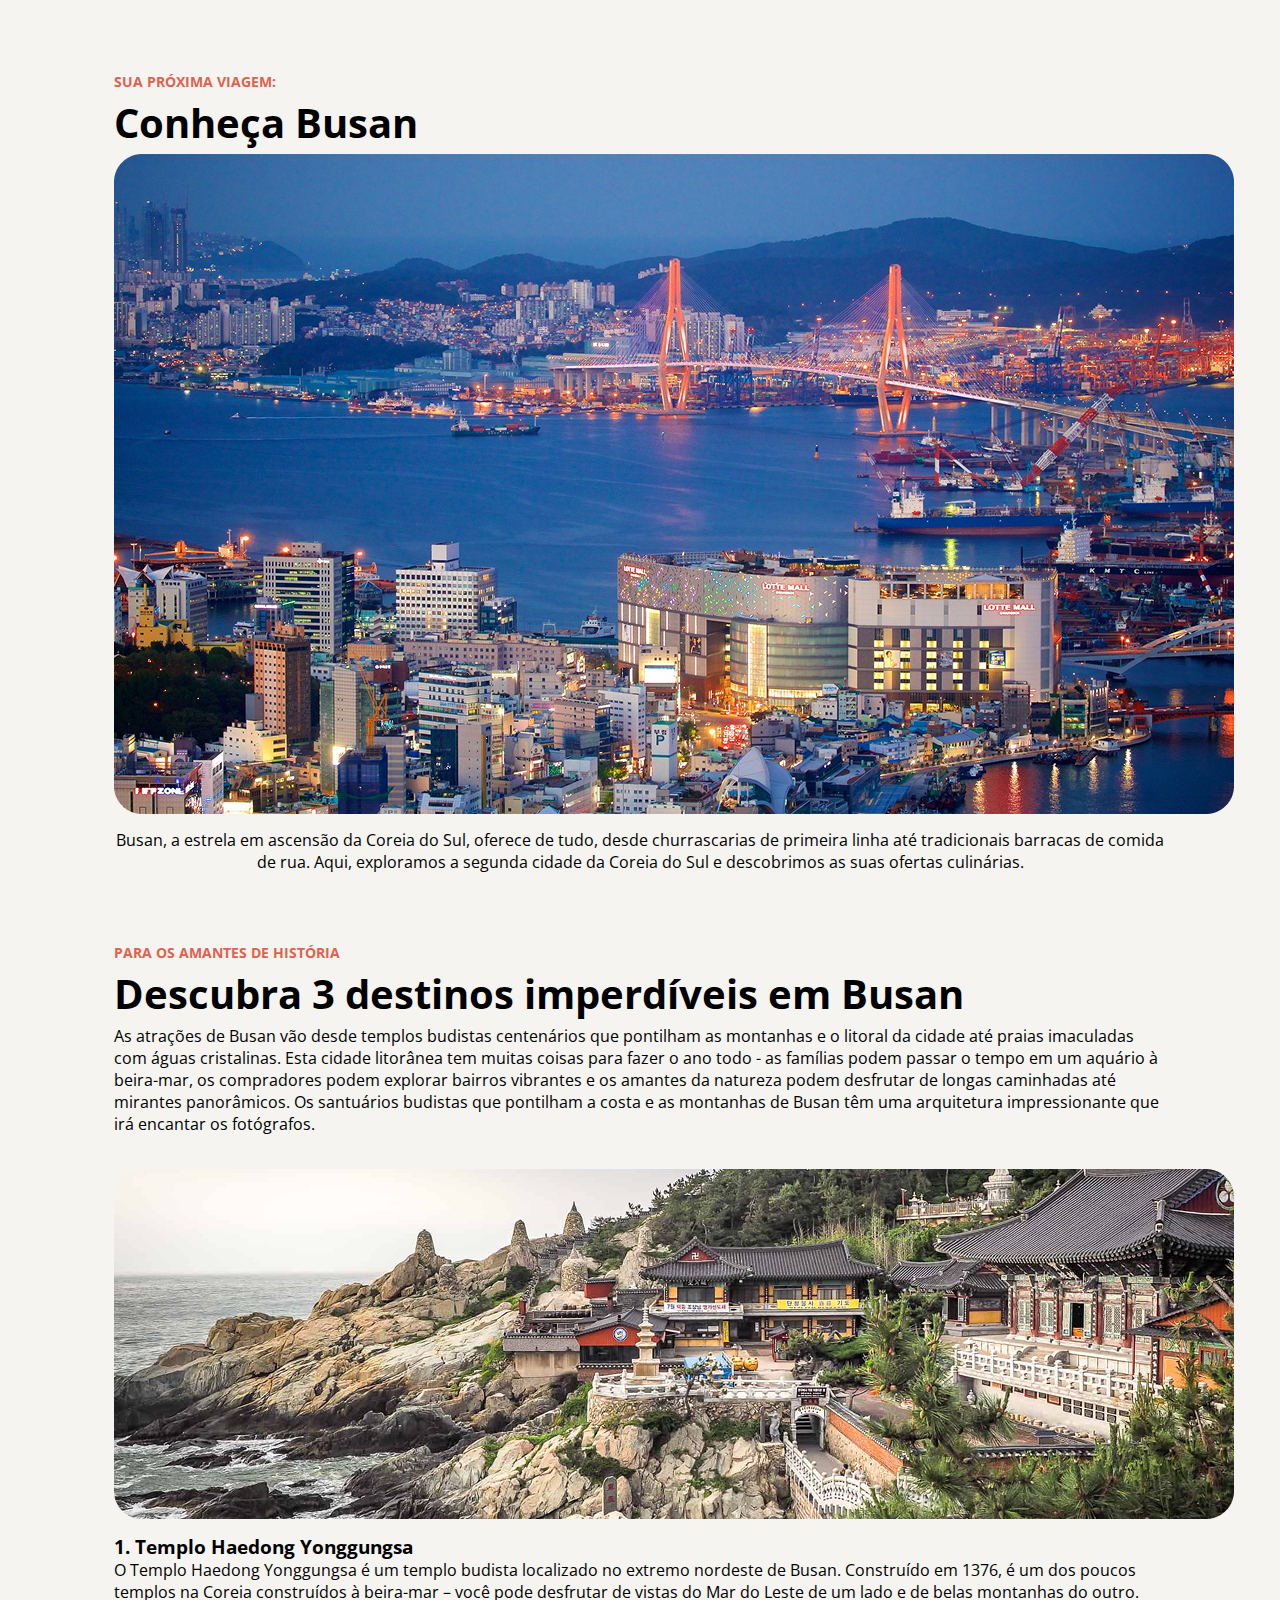
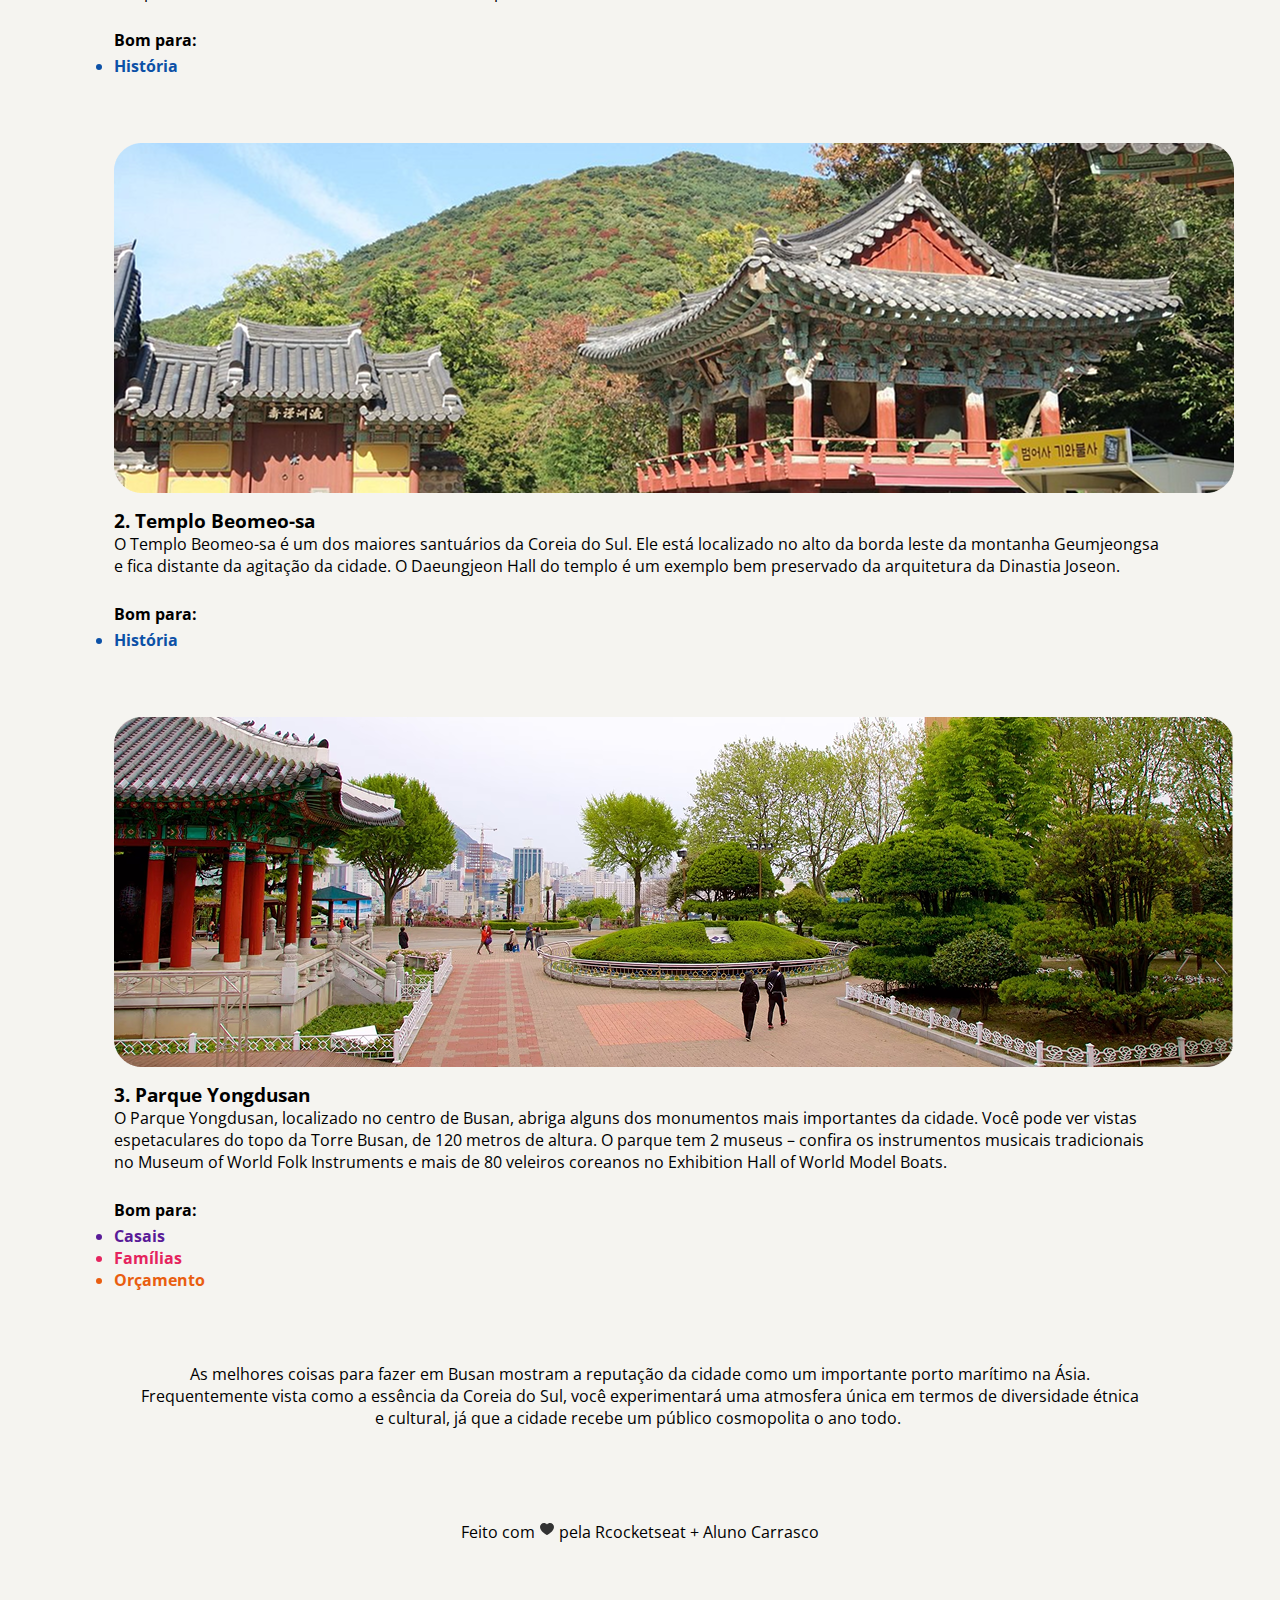
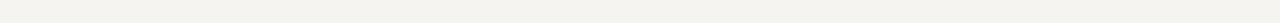
<file: LOCAL TURÍSTICO/index.html>
<!DOCTYPE html>
<html lang="en">
<head>
    <link rel="preconnect" href="https://fonts.googleapis.com">
<link rel="preconnect" href="https://fonts.gstatic.com" crossorigin>
<link href="https://fonts.googleapis.com/css2?family=Alice&family=Open+Sans:ital,wght@0,300..800;1,300..800&display=swap" rel="stylesheet">
    <meta charset="UTF-8">
    <meta name="viewport" content="width=device-width, initial-scale=1.0">
    <title>LOCAL TURÍSTICO🏮</title>

    <link rel="stylesheet" href="style.css">
    <link href="https://fonts.googleapis.com/css2?family=Alice&family=Open+Sans:ital,wght@0,300..800;1,300..800&display=swap" rel="stylesheet">
</head>
<body>
    <div id="page">
        <main>
            <section id="Busan">
    <h1>SUA PRÓXIMA VIAGEM:</h1>
    <h2>Conheça Busan</h2>
    <img src="assets/busan.png" alt="">
    <p id="biobusan">Busan, a estrela em ascensão da Coreia do Sul, oferece de tudo, desde churrascarias de primeira linha até tradicionais barracas de comida de rua. Aqui, exploramos a segunda cidade da Coreia do Sul e descobrimos as suas ofertas culinárias.</p>

    <br><br><br>

    <h1>PARA OS AMANTES DE HISTÓRIA</h1>
    <h2>Descubra 3 destinos imperdíveis em Busan</h2>
    <p>As atrações de Busan vão desde templos budistas centenários que pontilham as montanhas e o litoral da cidade até praias imaculadas com águas cristalinas. Esta cidade litorânea tem muitas coisas para fazer o ano todo - as famílias podem passar o tempo em um aquário à beira-mar, os compradores podem explorar bairros vibrantes e os amantes da natureza podem desfrutar de longas caminhadas até mirantes panorâmicos.
Os santuários budistas que pontilham a costa e as montanhas de Busan têm uma arquitetura impressionante que irá encantar os fotógrafos.</p>
</section>

<section id="1templo">
<img src="assets/1templo.png" alt="">

<h3>1. Templo Haedong Yonggungsa </h3>
<p>O Templo Haedong Yonggungsa é um templo budista localizado no extremo nordeste de Busan. Construído em 1376, é um dos poucos templos na Coreia construídos à beira-mar – você pode desfrutar de vistas do Mar do Leste de um lado e de belas montanhas do outro. </p>

<br>
<p id="Bom">Bom para:</p>
<ul>
    <li id="Haedong">
        História
    </li>
</ul>
</section>
<br><br><br>


<section id="2templo">
<img src="assets/2templo.png" alt="">
<h3>2. Templo Beomeo-sa</h3>
<p>O Templo Beomeo-sa é um dos maiores santuários da Coreia do Sul. Ele está localizado no alto da borda leste da montanha Geumjeongsa e fica distante da agitação da cidade. O Daeungjeon Hall do templo é um exemplo bem preservado da arquitetura da Dinastia Joseon.</p>

<br>
<p id="Bom">Bom para:</p>
<ul>
    <li id="Beomeo-sa">
        História
    </li>
</ul>
</section>
<br><br><br>

<section id="3templo">
<img src="assets/3templo.png" alt="">
<h3>3. Parque Yongdusan</h3>
<p>O Parque Yongdusan, localizado no centro de Busan, abriga alguns dos monumentos mais importantes da cidade. Você pode ver vistas espetaculares do topo da Torre Busan, de 120 metros de altura. O parque tem 2 museus – confira os instrumentos musicais tradicionais no Museum of World Folk Instruments e mais de 80 veleiros coreanos no Exhibition Hall of World Model Boats.</p>

<br>
<p id="Bom">Bom para:</p>
<ul>
    <li id="Casais">
        Casais
    </li>
    <li id="Famílias">
        Famílias
    </li>
    <li id="Orçamento">
        Orçamento
    </li>
</ul>
</section>
        </main>
    </div>
<footer>
    <p id="pfooter">As melhores coisas para fazer em Busan mostram a reputação da cidade como um importante porto marítimo na Ásia. Frequentemente vista como a essência da Coreia do Sul, você experimentará uma atmosfera única em termos de diversidade étnica e cultural, já que a cidade recebe um público cosmopolita o ano todo. </p>
    <br><br><br><br>
        Feito com 
        <img src="assets/ph_heart-fill.svg" alt="coração">
        pela Rcocketseat + Aluno Carrasco
    </footer>
</body>
</html>
</file>
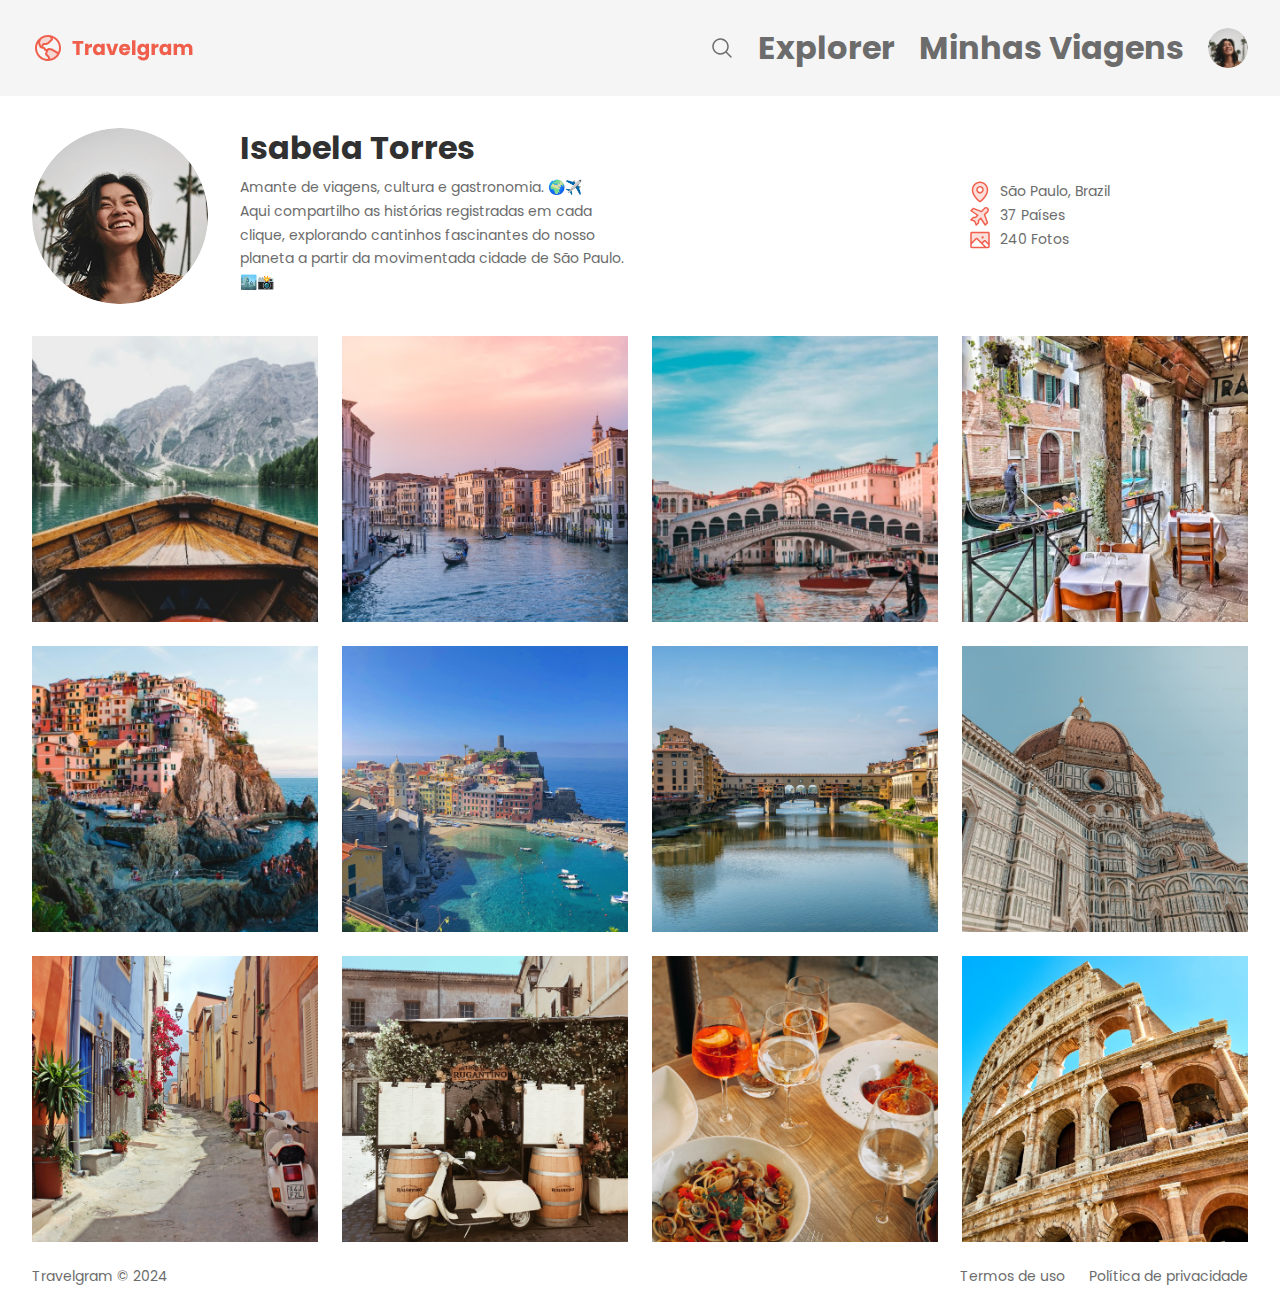
<file: PERFIL DE VIAGEM/index.html>
<!DOCTYPE html>
<html lang="en">
<head>

<link rel="preconnect" href="https://fonts.googleapis.com">
<link rel="preconnect" href="https://fonts.gstatic.com" crossorigin>

    <meta charset="UTF-8">
    <meta name="viewport" content="width=device-width, initial-scale=1.0">
    <title>Perfil de Viagens</title>
    <link rel="stylesheet" href="styles/index.css">

    <link href="https://fonts.googleapis.com/css2?family=Alice&family=Open+Sans:ital,wght@0,300..800;1,300..800&family=Poppins:ital,wght@0,100;0,200;0,300;0,400;0,500;0,600;0,700;0,800;0,900;1,100;1,200;1,300;1,400;1,500;1,600;1,700;1,800;1,900&display=swap" rel="stylesheet">
</head>
<body>
    <div class="bg-surface-color">
<nav class="container">
    <a href="#" id="logo">
        <img src="assets/Logo.svg" alt="Logomarca">
    </a>

    <ul id="primary-menu">
        <a href="#" id="">
        <img src="assets/icons/MagnifyingGlass.svg" alt="ícone de lupa">
        </a>

    <li><a href="#">Explorer</a></li>
    <li><a href="#">Minhas Viagens</a></li>
    <li><a href="#">
        <img src="assets/Profile pic.png" alt="Imagem de Isabela Torres">
    </a></li>
    </ul>
</nav>
</div>
<header>
<div class="container">
    <div id="profile">
        <img src="assets/Profile pic.png" alt="Imagem Isabela Torres">
    <div>
        <h1>Isabela Torres</h1>
        <p>Amante de viagens, cultura e gastronomia. 🌍✈️  <br>
        Aqui compartilho as histórias registradas em cada clique, explorando cantinhos fascinantes do nosso planeta a partir da movimentada cidade de São Paulo. 🏙️📸</p>
    </div>
    </div>
    <ul id="info">
        <li>
            <img src="assets/icons/MapPin.svg" alt="Ícone de Mapa">
            <span>São Paulo, Brazil</span>
        </li>
        <li>
            <img src="assets/icons/AirplaneTilt.svg" alt="Ícone de Avião">
            <span>37 Países</span>
        </li>
        <li>
            <img src="assets/icons/Image.svg" alt="Ícone de Imagem">
            <span>240 Fotos</span>
        </li>
    </ul>
</div>
</header>
<main class="container">
    <img src="assets/images/Image 01.png" alt="img 01">
    <img src="assets/images/Image 02.png" alt="img 02">
    <img src="assets/images/Image 03.png" alt="img 03">
    <img src="assets/images/Image 04.png" alt="img 04">
    <img src="assets/images/Image 05.png" alt="img 05">
    <img src="assets/images/Image 06.png" alt="img 06">
    <img src="assets/images/Image 07.png" alt="img 07">
    <img src="assets/images/Image 08.png" alt="img 08">
    <img src="assets/images/Image 09.png" alt="img 09">
    <img src="assets/images/Image 10.png" alt="img 10">
    <img src="assets/images/Image 11.png" alt="img 11">
    <img src="assets/images/Image 12.png" alt="img 12">
</main>
<footer class="container">
    <span>
        Travelgram &copy; 2024
    </span>

    <span>
        Termos de uso
    </span>

    <span>
        Política de privacidade
    </span>
</footer>
</body>
</html>
</file>
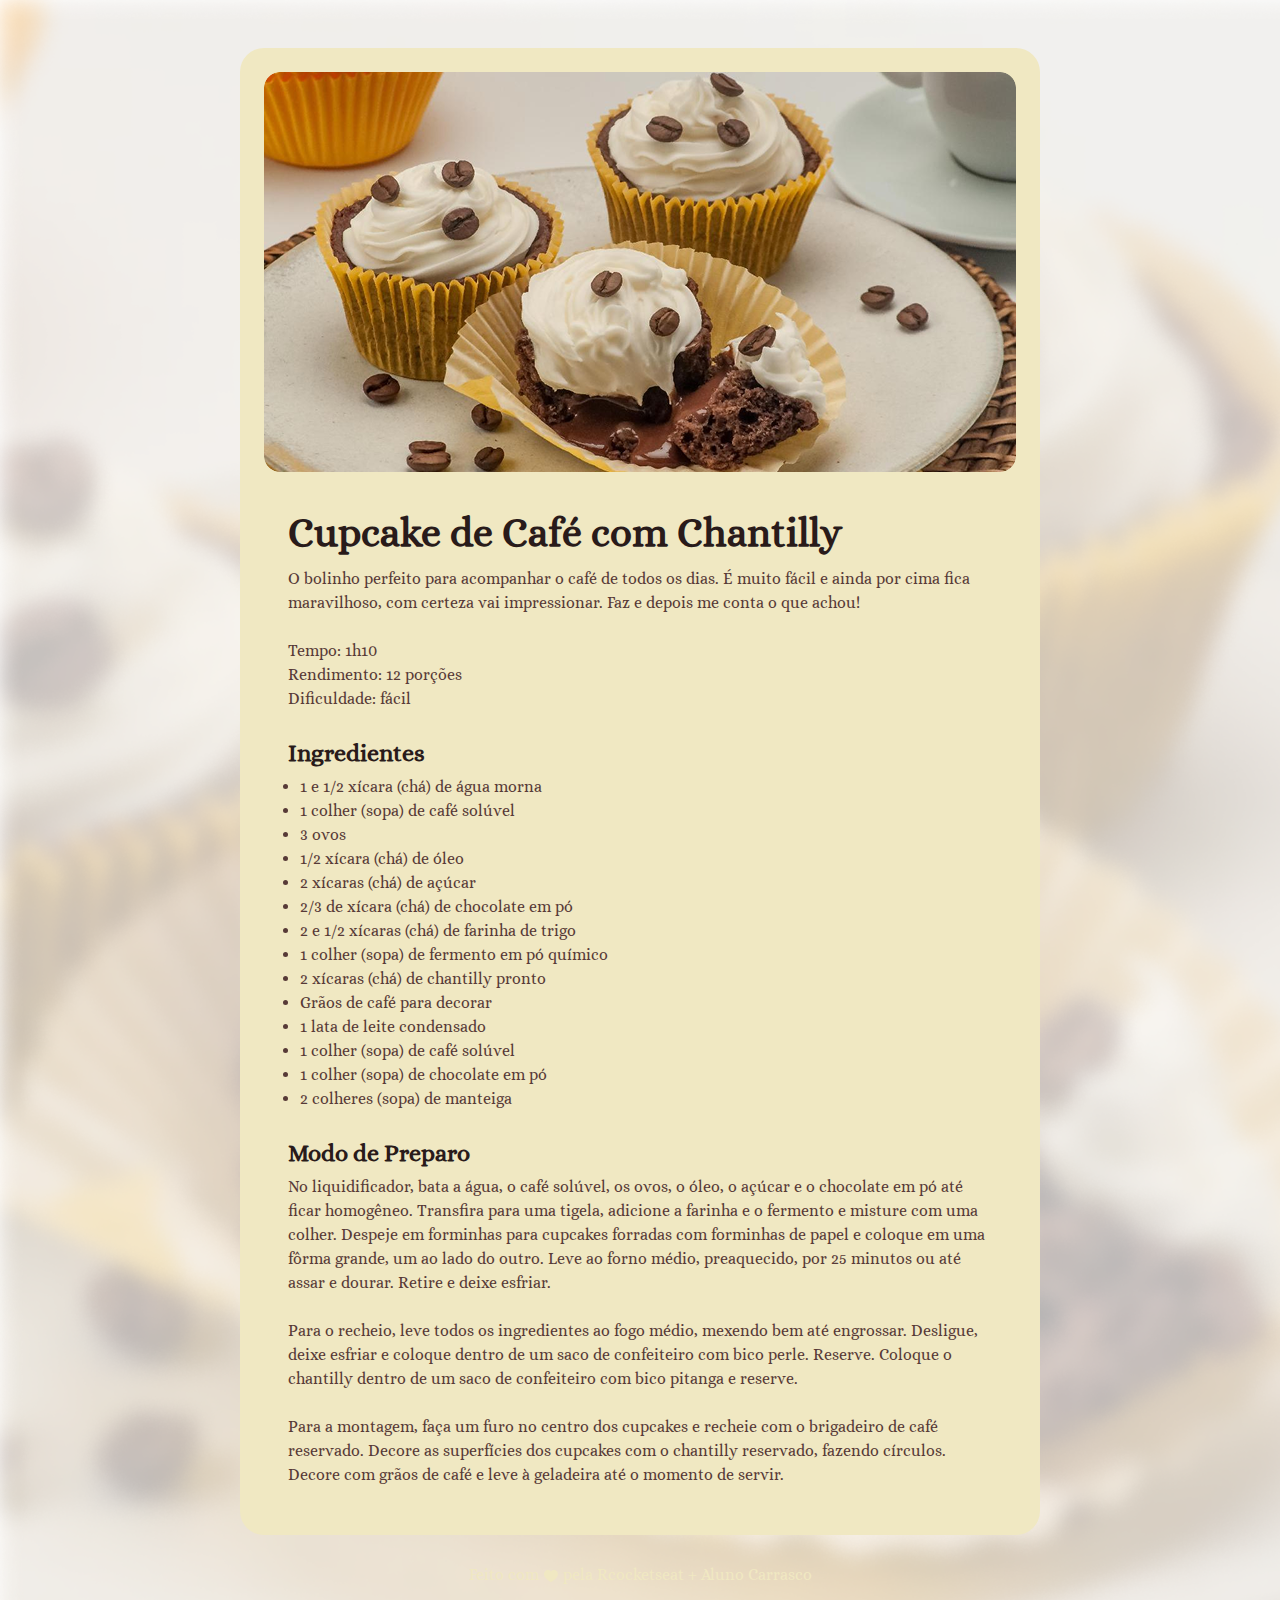
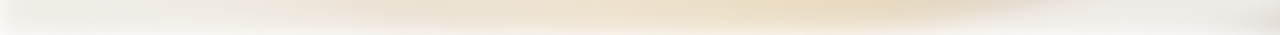
<file: PÁGINA DE RECEITA/index.html>
<!DOCTYPE html>
<html lang="en">
<head>
    <link rel="preconnect" href="https://fonts.googleapis.com">
    <link rel="preconnect" href="https://fonts.gstatic.com" crossorigin>
    <link href="https://fonts.googleapis.com/css2?family=Alice&display=swap" rel="stylesheet">
    <meta charset="UTF-8">
    <meta name="viewport" content="width=device-width, initial-scale=1.0">
    <title>PÁGINA DE RECEITA🧁</title>

    <link rel="stylesheet" href="style.css">
    <link href="https://fonts.googleapis.com/css2?family=Alice&display=swap" rel="stylesheet">
</head>
<body>
    <div id="page">
        <img src="assets/main-image.png" alt="Imagem de cupcakes">
        <main>
            <section id="Sobre">
                <h1>Cupcake de Café com Chantilly</h1>
                <p>
                    O bolinho perfeito para acompanhar o café de todos os dias. É muito fácil e ainda por cima fica maravilhoso, com certeza vai impressionar. Faz e depois me conta o que achou!</p><br>
                <p>Tempo: 1h10</p>
                <p>Rendimento: 12 porções</p>
                <p>Dificuldade: fácil</p>
            </section>
            <section id="Ingredientes">
                <h2>Ingredientes</h2>
                <ul>
                <li>1 e 1/2 xícara (chá) de água morna</li>
                <li>1 colher (sopa) de café solúvel</li>
                <li>3 ovos</li>
                <li>1/2 xícara (chá) de óleo</li>
                <li>2 xícaras (chá) de açúcar</li>
                <li>2/3 de xícara (chá) de chocolate em pó</li>
                <li>2 e 1/2 xícaras (chá) de farinha de trigo</li>
                <li>1 colher (sopa) de fermento em pó químico</li>
                <li>2 xícaras (chá) de chantilly pronto</li>
                <li>Grãos de café para decorar</li>
                <li>1 lata de leite condensado</li>
                <li>1 colher (sopa) de café solúvel</li>
                <li>1 colher (sopa) de chocolate em pó</li>
                <li>2 colheres (sopa) de manteiga</li>
                </ul>
            </section>
            <section id="Preparo">
                <h2>Modo de Preparo</h2>
                <p>No liquidificador, bata a água, o café solúvel, os ovos, o óleo, o açúcar e o chocolate em pó até ficar homogêneo. Transfira para uma tigela, adicione a farinha e o fermento e misture com uma colher. Despeje em forminhas para cupcakes forradas com forminhas de papel e coloque em uma fôrma grande, um ao lado do outro. Leve ao forno médio, preaquecido, por 25 minutos ou até assar e dourar. Retire e deixe esfriar. <br><br>
                Para o recheio, leve todos os ingredientes ao fogo médio, mexendo bem até engrossar. Desligue, deixe esfriar e coloque dentro de um saco de confeiteiro com bico perle. Reserve. Coloque o chantilly dentro de um saco de confeiteiro com bico pitanga e reserve. <br><br>
                Para a montagem, faça um furo no centro dos cupcakes e recheie com o brigadeiro de café reservado. Decore as superfícies dos cupcakes com o chantilly reservado, fazendo círculos. Decore com grãos de café e leve à geladeira até o momento de servir.</p>
            </section>
        </main>
    </div>
    <footer>
        Feito com 
        <img src="assets/ph_heart-fill.svg" alt="coração">
        pela Rcocketseat + Aluno Carrasco
    </footer>
</body>
</html>
</file>
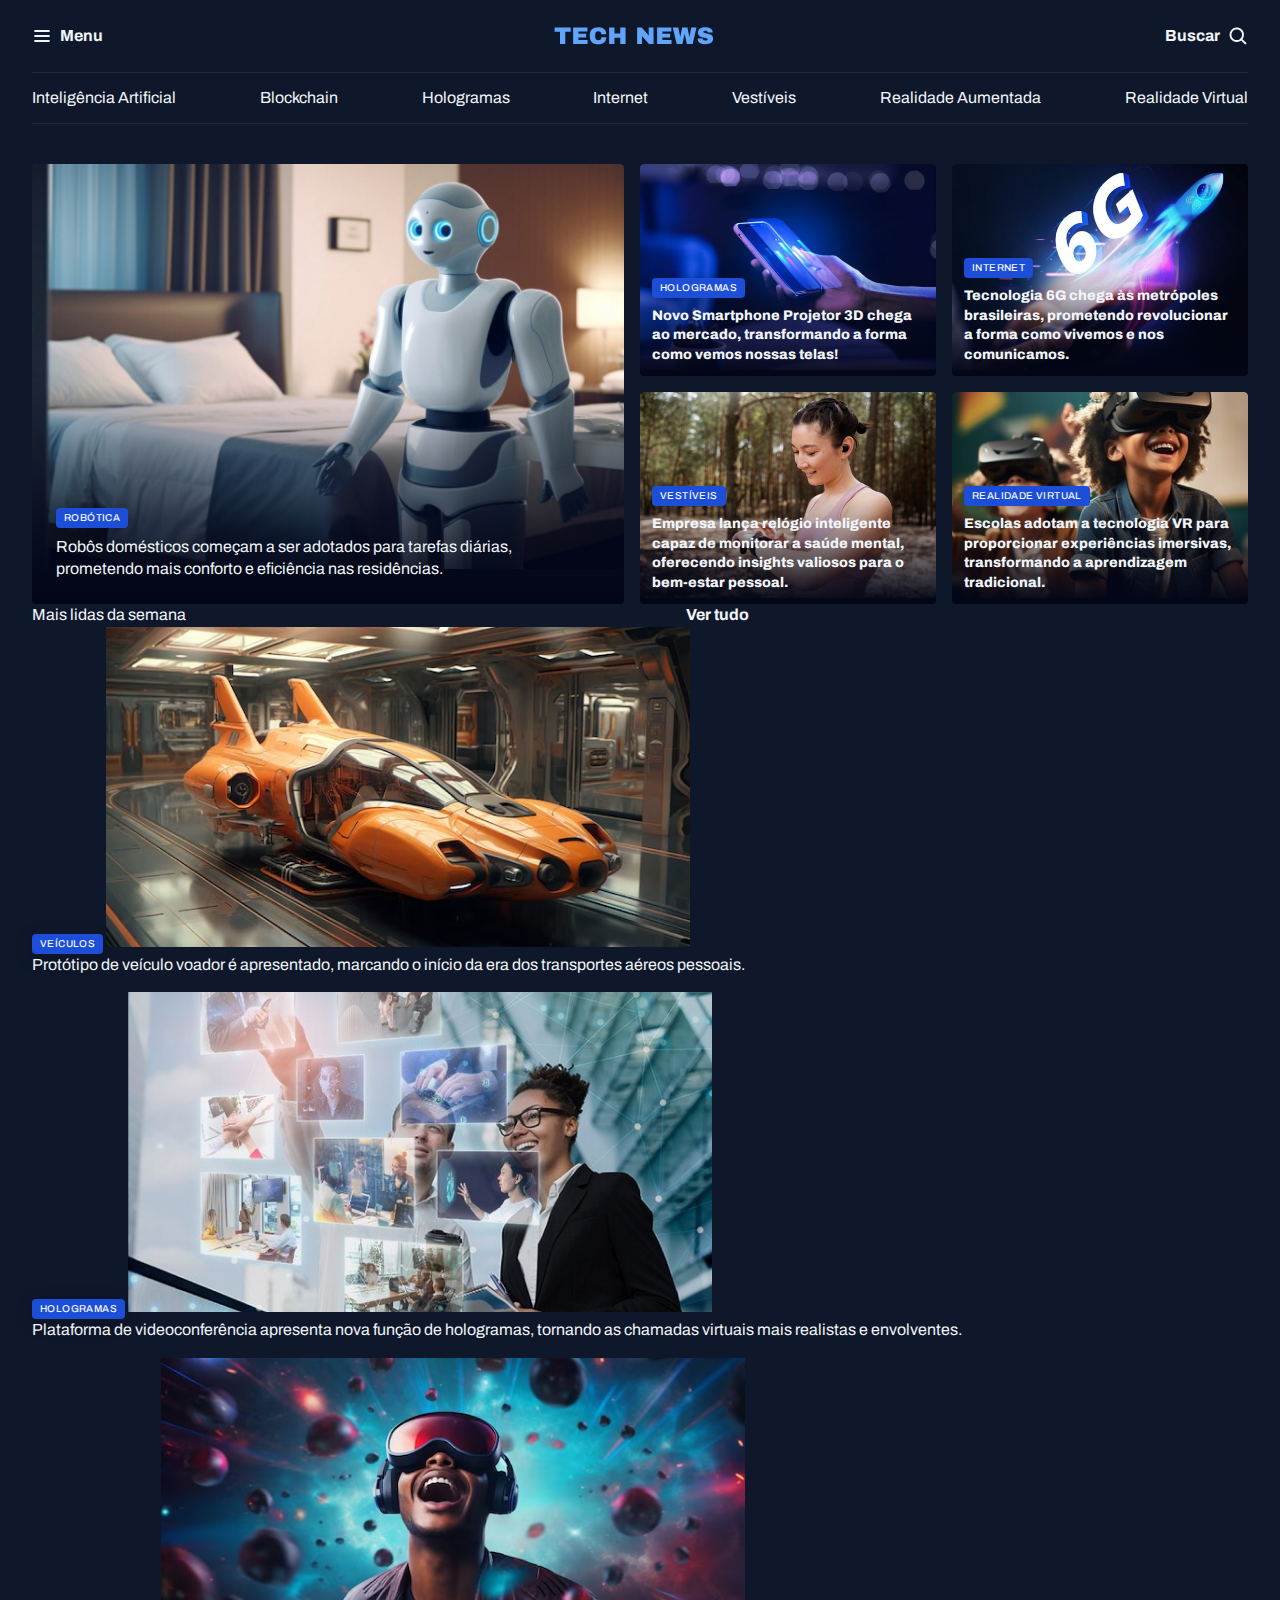
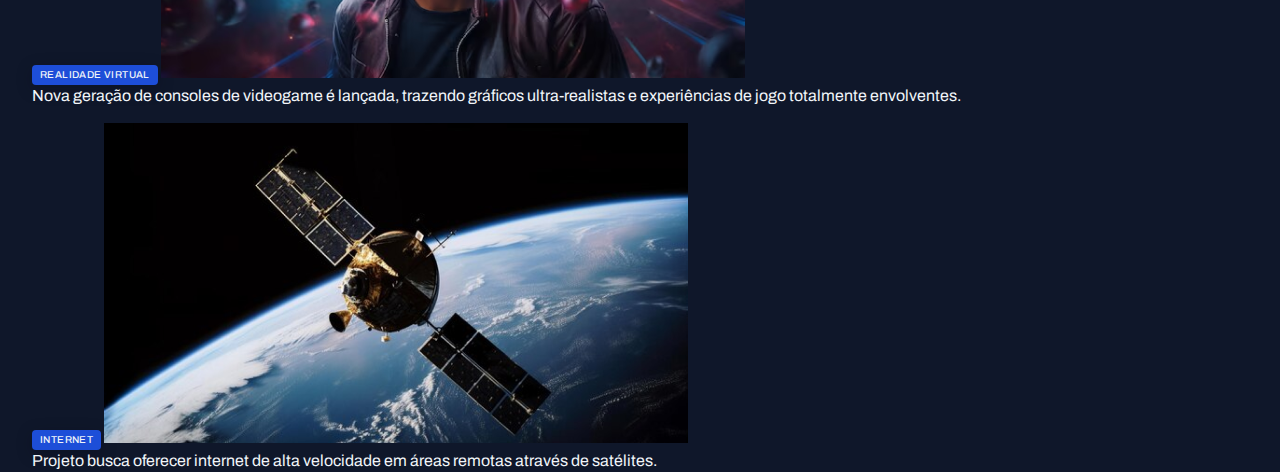
<file: PORTAL DE NOTÍCIAS/PORTAL DE NOTÍCIAS/index.html>
<!DOCTYPE html>
<html lang="en">
<head>
    <link rel="preconnect" href="https://fonts.googleapis.com">
<link rel="preconnect" href="https://fonts.gstatic.com" crossorigin>
    <meta charset="UTF-8">
    <meta name="viewport" content="width=device-width, initial-scale=1.0">
    <title>PORTAL DE NOTÍCIAS</title>
    <link rel="stylesheet" href="styles/index.css">

    <link href="https://fonts.googleapis.com/css2?family=Archivo:ital,wght@0,100..900;1,100..900&display=swap" rel="stylesheet">
</head>
<body>
   <header class="container">
    <nav id="primary" class="grid grid-flow-col">
        <div>
            <img src="assets/icons/List.svg" alt="Ícone de menu">
            <strong>Menu</strong>
        </div>
        <div>
            <img src="assets/Logo.svg" alt="TechNews Logo">
        </div>
        <div>
            <strong>Buscar</strong>
            <img src="assets/icons/MagnifyingGlass.svg" alt="Ícone Lupa">
        </div>
    </nav>
    <nav id="secondary" class="grid grid-flow-col">
        <a href="">Inteligência Artificial</a>
        <a href="">Blockchain</a>
        <a href="">Hologramas</a>
        <a href="">Internet</a>
        <a href="">Vestíveis</a>
        <a href="">Realidade Aumentada</a>
        <a href="">Realidade Virtual</a>
    </nav>
   </header>
   <main class=" grid container">
    <section id="featured" class="grid grid-flow-col gap-16">
        <figure class="card">
            <img src="assets/images/Image 01.png" alt="Robôs domésticos começam a ser adotados para tarefas diárias, prometendo mais conforto e eficiência nas residências">

            <figcaption>
                <span class="content-tag">
                    Robótica
                </span>
                <h2>Robôs domésticos começam a ser adotados para tarefas diárias, prometendo mais conforto e eficiência nas residências.</h2>
            </figcaption>
        </figure>


        <div class="grid grid-flow-cols-2 gap-16">
            <figure class="card">
            <img src="assets/images/Image 02.png" alt="Novo Smartphone Projetor 3D chega ao mercado, transformando a forma como vemos nossas telas">

            <figcaption>
                <span class="content-tag">
                    Hologramas
                </span>
                <h2 class="text-lg">Novo Smartphone Projetor 3D chega ao mercado, transformando a forma como vemos nossas telas!</h2>
            </figcaption>
            </figure>

            <figure class="card">
            <img src="assets/images/Image 03.png" alt="Tecnologia 6G chega às metrópoles brasileiras, prometendo revolucionar a forma como vivemos e nos comunicamos">

            <figcaption>
                <span class="content-tag">
                    Internet
                </span>
                <h2 class="text-lg">Tecnologia 6G chega às metrópoles brasileiras, prometendo revolucionar a forma como vivemos e nos comunicamos.</h2>
            </figcaption>
            </figure>

            <figure class="card">
            <img src="assets/images/Image 04.png" alt="Empresa lança relógio inteligente capaz de monitorar a saúde mental, oferecendo insights valiosos para o bem-estar pessoal">
            <figcaption>
                <span class="content-tag">
                    Vestíveis
                </span>
                <h2 class="text-lg">Empresa lança relógio inteligente capaz de monitorar a saúde mental, oferecendo insights valiosos para o bem-estar pessoal.</h2>
            </figcaption>
            </figure>

            <figure class="card">
            <img src="assets/images/Image 05.png" alt="Escolas adotam a tecnologia VR para proporcionar experiências imersivas, transformando a aprendizagem tradicional">
            <figcaption>
                <span class="content-tag">
                    Realidade Virtual
                </span>
                <h2 class="text-lg">Escolas adotam a tecnologia VR para proporcionar experiências imersivas, transformando a aprendizagem tradicional.</h2>
            </figcaption>
            </figure> 
        </div>
        
    </section>

    <section id="weekly">
        <header class="grid grid-flow-col">
          <h3>Mais lidas da semana</h3>
          <a href="#" class="grid grid-flow-col">
            <strong>Ver tudo</strong>
            <span></span>
          </a>  
        </header> 
        
        <div class="grid gap-16">
            <figure>
                <span class="content-tag">veículos</span>
                <img src="assets/images/Image 06.png" alt="">
                <p>Protótipo de veículo voador é apresentado, marcando o início da era dos transportes aéreos pessoais.</p>
            </figure>

            <figure>
                <span class="content-tag">hologramas</span>
                <img src="assets/images/Image 07.png" alt="">
                <p>Plataforma de videoconferência apresenta nova função de hologramas, tornando as chamadas virtuais mais realistas e envolventes.</p>
            </figure>

            <figure>
                <span class="content-tag">realidade virtual</span>
                <img src="assets/images/Image 08.png" alt="">
                <p>Nova geração de consoles de videogame é lançada, trazendo gráficos ultra-realistas e experiências de jogo totalmente envolventes.</p>
            </figure>

            <figure>
                <span class="content-tag">internet</span>
                <img src="assets/images/Image 09.png" alt="">
                <p>Projeto busca oferecer internet de alta velocidade em áreas remotas através de satélites.</p>
            </figure>
        </div>
    </section>
   </main>
</body>
</html>
</file>
<file: LOCAL TURÍSTICO/style.css>
* {
    margin: 0;
    padding: 0;
}

:root {
    font-family: "Open Sans", serif;
}

body{
    background: #F5F4F0;
    background-size: cover;
}

img {
    border-radius: 16px;
    margin-bottom: 10px;
}

#page {
    box-sizing: border-box;
    width: 1100px;
    padding: 24px;
    border-radius: 24px;
    margin: 48px auto 28px;
}

h1{
    color: #E1624F;
    font-size: 14px;
}

h2{
    font-size: 40px;
}

h1, h2{
    margin-bottom: 4px;
}

p {
    margin-bottom: 4px;
}

#biobusan{
    text-align: center;
}

section + section {
    margin-top: 34px;
}


#Bom{
    font-weight: bold;
}

#Haedong, #Beomeo-sa{
    color: #0C51A7;
    font-weight: bold;
}

#Casais {
    color: #591B98;
    font-weight: bold;
}

#Famílias {
    color: #E5245E;
    font-weight: bold;
}

#Orçamento {
    color: #E95E10;
    font-weight: bold;
}




footer {
    text-align: center;
    padding-bottom: 48px;
    width: 1000px;
    margin: 48px auto 28px;
}


footer img{
    vertical-align: middle;
}
</file>
<file: PERFIL DE VIAGEM/styles/index.css>
@import url(global.css);
@import url(nav.css);
@import url(header.css);
@import url(main.css);
@import url(footer.css);
</file>
<file: PÁGINA DE RECEITA/style.css>
* {
    margin: 0;
    padding: 0;
}

:root {
    font-family: "Alice", serif;
    line-height: 150%;
    color: #573a37;
}

body{
    background-image: url(assets/bg-image.png);
    background-size: cover;
}

img{
    border-radius: 16px;
}

#page{
    box-sizing: border-box;
    width: 800px;
    padding: 24px;
    background-color: #F0E8C2;
    border-radius: 24px;
    margin: 48px auto 28px;
}

main{
    padding: 24px;
}

section + section {
    margin-top: 24px;
}

#about p + p {
    margin-top: 12px;
}

h1{
    line-height: 140%;
    font-size: 40px;
}

h2{
    font-size: 24px;
}

h1, h2{
    color: #291B1A;
    margin-bottom: 4px;
    line-height: 150%;
}

ul {
    padding-left: 12px;
}

footer {
    color: #F0E8C2;
    text-align: center;
    padding-bottom: 48px;
}

footer img{
    vertical-align: middle;
}
</file>
<file: PORTAL DE NOTÍCIAS/PORTAL DE NOTÍCIAS/styles/index.css>
@import url(global.css);
@import url(utility.css);
@import url(header.css);
@import url(sections.css);
</file>
